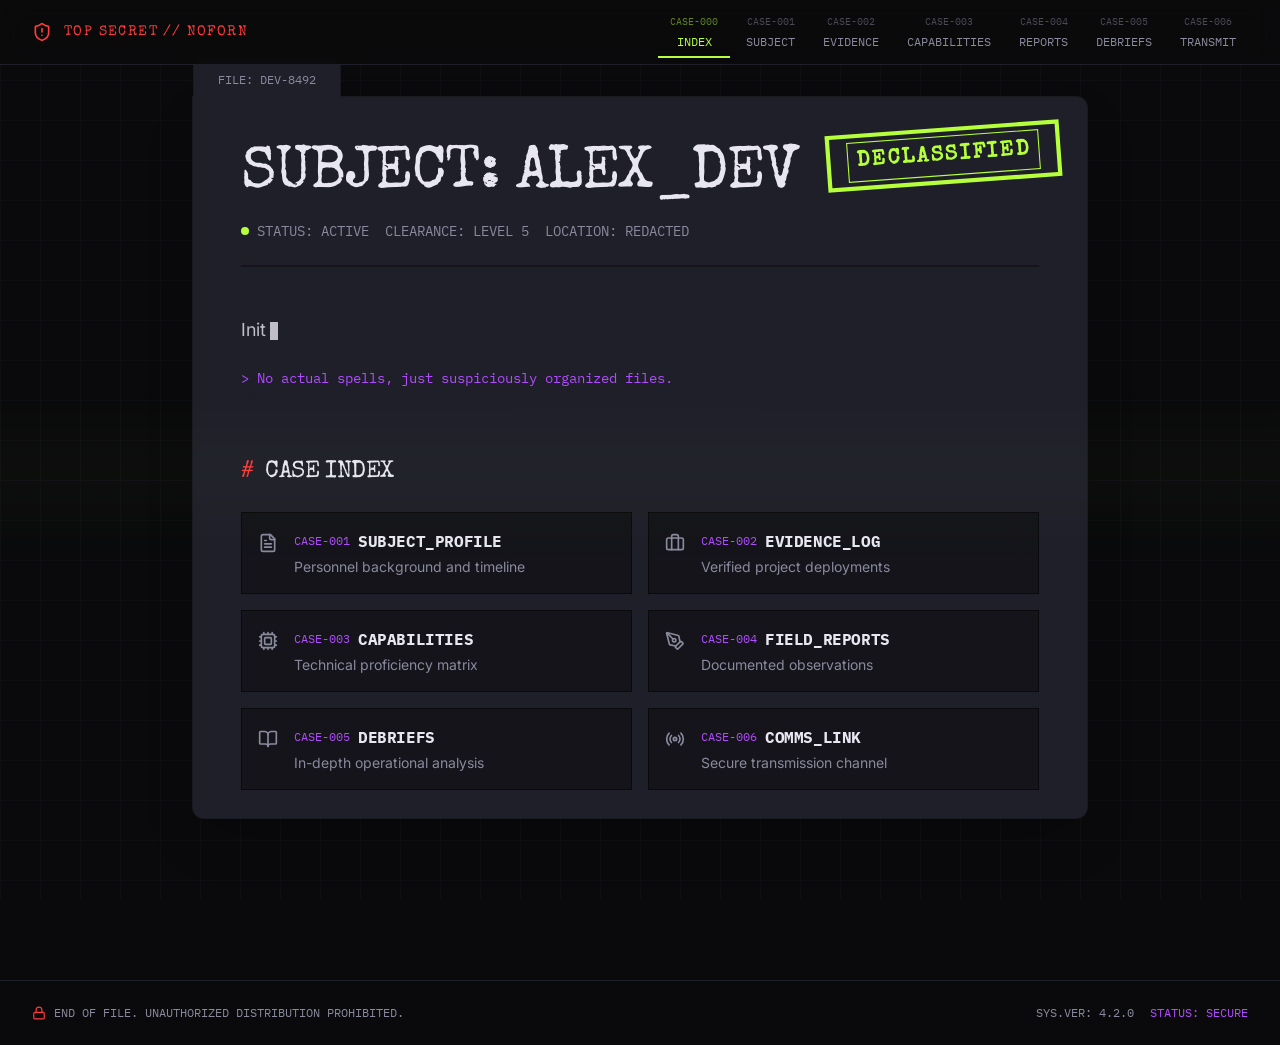
<file: index.html>
<!doctype html>
<html lang="en">
  <head>
    <meta charset="UTF-8" />
    <link rel="icon" type="image/svg+xml" href="/vite.svg" />
    <meta name="viewport" content="width=device-width, initial-scale=1.0" />
    <title>Home | top-secret</title>
    <script type="module" crossorigin src="./assets/main.js"></script>
    <link rel="modulepreload" crossorigin href="./assets/jsx-runtime.js">
    <link rel="modulepreload" crossorigin href="./assets/createLucideIcon.js">
    <link rel="modulepreload" crossorigin href="./assets/proxy.js">
    <link rel="modulepreload" crossorigin href="./components/NavBar.js">
    <link rel="modulepreload" crossorigin href="./components/Footer.js">
    <link rel="modulepreload" crossorigin href="./components/TypewriterText.js">
    <link rel="modulepreload" crossorigin href="./components/ClassificationStamp.js">
    <link rel="modulepreload" crossorigin href="./components/RedactionBar.js">
    <link rel="stylesheet" crossorigin href="./assets/main.css">
    <script>
  window.__STATIC_PAGE_ROUTE__ = "/";

  (function () {
    if (!window.location.hash || window.location.hash === "#") {
      window.location.replace(
        window.location.pathname +
        window.location.search +
        "#/"
      );
    }
  })();
</script>
</head>
  <body>
    <div id="root"></div>
  </body>
</html>
</file>
<file: assets/main.css>
@import"https://fonts.googleapis.com/css2?family=IBM+Plex+Mono:ital,wght@0,400;0,500;0,600;0,700;1,400&family=Inter:wght@400;500;600&family=Special+Elite&display=swap";*,:before,:after{--tw-border-spacing-x: 0;--tw-border-spacing-y: 0;--tw-translate-x: 0;--tw-translate-y: 0;--tw-rotate: 0;--tw-skew-x: 0;--tw-skew-y: 0;--tw-scale-x: 1;--tw-scale-y: 1;--tw-pan-x: ;--tw-pan-y: ;--tw-pinch-zoom: ;--tw-scroll-snap-strictness: proximity;--tw-gradient-from-position: ;--tw-gradient-via-position: ;--tw-gradient-to-position: ;--tw-ordinal: ;--tw-slashed-zero: ;--tw-numeric-figure: ;--tw-numeric-spacing: ;--tw-numeric-fraction: ;--tw-ring-inset: ;--tw-ring-offset-width: 0px;--tw-ring-offset-color: #fff;--tw-ring-color: rgb(59 130 246 / .5);--tw-ring-offset-shadow: 0 0 #0000;--tw-ring-shadow: 0 0 #0000;--tw-shadow: 0 0 #0000;--tw-shadow-colored: 0 0 #0000;--tw-blur: ;--tw-brightness: ;--tw-contrast: ;--tw-grayscale: ;--tw-hue-rotate: ;--tw-invert: ;--tw-saturate: ;--tw-sepia: ;--tw-drop-shadow: ;--tw-backdrop-blur: ;--tw-backdrop-brightness: ;--tw-backdrop-contrast: ;--tw-backdrop-grayscale: ;--tw-backdrop-hue-rotate: ;--tw-backdrop-invert: ;--tw-backdrop-opacity: ;--tw-backdrop-saturate: ;--tw-backdrop-sepia: ;--tw-contain-size: ;--tw-contain-layout: ;--tw-contain-paint: ;--tw-contain-style: }::backdrop{--tw-border-spacing-x: 0;--tw-border-spacing-y: 0;--tw-translate-x: 0;--tw-translate-y: 0;--tw-rotate: 0;--tw-skew-x: 0;--tw-skew-y: 0;--tw-scale-x: 1;--tw-scale-y: 1;--tw-pan-x: ;--tw-pan-y: ;--tw-pinch-zoom: ;--tw-scroll-snap-strictness: proximity;--tw-gradient-from-position: ;--tw-gradient-via-position: ;--tw-gradient-to-position: ;--tw-ordinal: ;--tw-slashed-zero: ;--tw-numeric-figure: ;--tw-numeric-spacing: ;--tw-numeric-fraction: ;--tw-ring-inset: ;--tw-ring-offset-width: 0px;--tw-ring-offset-color: #fff;--tw-ring-color: rgb(59 130 246 / .5);--tw-ring-offset-shadow: 0 0 #0000;--tw-ring-shadow: 0 0 #0000;--tw-shadow: 0 0 #0000;--tw-shadow-colored: 0 0 #0000;--tw-blur: ;--tw-brightness: ;--tw-contrast: ;--tw-grayscale: ;--tw-hue-rotate: ;--tw-invert: ;--tw-saturate: ;--tw-sepia: ;--tw-drop-shadow: ;--tw-backdrop-blur: ;--tw-backdrop-brightness: ;--tw-backdrop-contrast: ;--tw-backdrop-grayscale: ;--tw-backdrop-hue-rotate: ;--tw-backdrop-invert: ;--tw-backdrop-opacity: ;--tw-backdrop-saturate: ;--tw-backdrop-sepia: ;--tw-contain-size: ;--tw-contain-layout: ;--tw-contain-paint: ;--tw-contain-style: }*,:before,:after{box-sizing:border-box;border-width:0;border-style:solid;border-color:#e5e7eb}:before,:after{--tw-content: ""}html,:host{line-height:1.5;-webkit-text-size-adjust:100%;-moz-tab-size:4;-o-tab-size:4;tab-size:4;font-family:Inter,sans-serif;font-feature-settings:normal;font-variation-settings:normal;-webkit-tap-highlight-color:transparent}body{margin:0;line-height:inherit}hr{height:0;color:inherit;border-top-width:1px}abbr:where([title]){-webkit-text-decoration:underline dotted;text-decoration:underline dotted}h1,h2,h3,h4,h5,h6{font-size:inherit;font-weight:inherit}a{color:inherit;text-decoration:inherit}b,strong{font-weight:bolder}code,kbd,samp,pre{font-family:IBM Plex Mono,monospace;font-feature-settings:normal;font-variation-settings:normal;font-size:1em}small{font-size:80%}sub,sup{font-size:75%;line-height:0;position:relative;vertical-align:baseline}sub{bottom:-.25em}sup{top:-.5em}table{text-indent:0;border-color:inherit;border-collapse:collapse}button,input,optgroup,select,textarea{font-family:inherit;font-feature-settings:inherit;font-variation-settings:inherit;font-size:100%;font-weight:inherit;line-height:inherit;letter-spacing:inherit;color:inherit;margin:0;padding:0}button,select{text-transform:none}button,input:where([type=button]),input:where([type=reset]),input:where([type=submit]){-webkit-appearance:button;background-color:transparent;background-image:none}:-moz-focusring{outline:auto}:-moz-ui-invalid{box-shadow:none}progress{vertical-align:baseline}::-webkit-inner-spin-button,::-webkit-outer-spin-button{height:auto}[type=search]{-webkit-appearance:textfield;outline-offset:-2px}::-webkit-search-decoration{-webkit-appearance:none}::-webkit-file-upload-button{-webkit-appearance:button;font:inherit}summary{display:list-item}blockquote,dl,dd,h1,h2,h3,h4,h5,h6,hr,figure,p,pre{margin:0}fieldset{margin:0;padding:0}legend{padding:0}ol,ul,menu{list-style:none;margin:0;padding:0}dialog{padding:0}textarea{resize:vertical}input::-moz-placeholder,textarea::-moz-placeholder{opacity:1;color:#9ca3af}input::placeholder,textarea::placeholder{opacity:1;color:#9ca3af}button,[role=button]{cursor:pointer}:disabled{cursor:default}img,svg,video,canvas,audio,iframe,embed,object{display:block;vertical-align:middle}img,video{max-width:100%;height:auto}[hidden]:where(:not([hidden=until-found])){display:none}body{--tw-bg-opacity: 1;background-color:rgb(10 10 12 / var(--tw-bg-opacity, 1));font-family:IBM Plex Mono,monospace;--tw-text-opacity: 1;color:rgb(232 230 240 / var(--tw-text-opacity, 1));-webkit-font-smoothing:antialiased;-moz-osx-font-smoothing:grayscale}body *::-moz-selection{background-color:#b14cff4d;--tw-text-opacity: 1;color:rgb(182 255 60 / var(--tw-text-opacity, 1))}body *::selection{background-color:#b14cff4d;--tw-text-opacity: 1;color:rgb(182 255 60 / var(--tw-text-opacity, 1))}body::-moz-selection{background-color:#b14cff4d;--tw-text-opacity: 1;color:rgb(182 255 60 / var(--tw-text-opacity, 1))}body::selection{background-color:#b14cff4d;--tw-text-opacity: 1;color:rgb(182 255 60 / var(--tw-text-opacity, 1))}body{background-image:linear-gradient(rgba(20,20,26,.5) 1px,transparent 1px),linear-gradient(90deg,rgba(20,20,26,.5) 1px,transparent 1px);background-size:40px 40px;background-attachment:fixed}h1,h2,h3,h4,h5,h6{font-family:Special Elite,cursive;letter-spacing:-.025em}.pointer-events-none{pointer-events:none}.static{position:static}.fixed{position:fixed}.absolute{position:absolute}.relative{position:relative}.inset-0{top:0;right:0;bottom:0;left:0}.-top-10{top:-2.5rem}.-top-3{top:-.75rem}.bottom-0{bottom:0}.left-0{left:0}.left-1\/2{left:50%}.right-0{right:0}.right-12{right:3rem}.right-4{right:1rem}.right-8{right:2rem}.top-0{top:0}.top-12{top:3rem}.top-4{top:1rem}.top-8{top:2rem}.z-0{z-index:0}.z-10{z-index:10}.z-20{z-index:20}.z-50{z-index:50}.mx-auto{margin-left:auto;margin-right:auto}.mb-1{margin-bottom:.25rem}.mb-2{margin-bottom:.5rem}.mb-3{margin-bottom:.75rem}.mb-4{margin-bottom:1rem}.mb-6{margin-bottom:1.5rem}.mb-\[2px\]{margin-bottom:2px}.ml-1{margin-left:.25rem}.mt-1{margin-top:.25rem}.mt-12{margin-top:3rem}.mt-20{margin-top:5rem}.mt-4{margin-top:1rem}.mt-6{margin-top:1.5rem}.mt-8{margin-top:2rem}.line-clamp-2{overflow:hidden;display:-webkit-box;-webkit-box-orient:vertical;-webkit-line-clamp:2}.block{display:block}.inline-block{display:inline-block}.flex{display:flex}.grid{display:grid}.hidden{display:none}.aspect-\[3\/4\]{aspect-ratio:3/4}.aspect-video{aspect-ratio:16 / 9}.h-10{height:2.5rem}.h-12{height:3rem}.h-16{height:4rem}.h-2{height:.5rem}.h-4{height:1rem}.h-8{height:2rem}.h-\[1em\]{height:1em}.h-\[1px\]{height:1px}.h-\[2px\]{height:2px}.h-\[80vh\]{height:80vh}.h-full{height:100%}.min-h-screen{min-height:100vh}.w-10{width:2.5rem}.w-12{width:3rem}.w-2{width:.5rem}.w-4{width:1rem}.w-64{width:16rem}.w-\[calc\(100\%-4rem\)\]{width:calc(100% - 4rem)}.w-full{width:100%}.max-w-2xl{max-width:42rem}.max-w-3xl{max-width:48rem}.max-w-4xl{max-width:56rem}.max-w-5xl{max-width:64rem}.max-w-7xl{max-width:80rem}.shrink-0{flex-shrink:0}.flex-grow{flex-grow:1}.origin-bottom-left{transform-origin:bottom left}.-translate-x-1\/2{--tw-translate-x: -50%;transform:translate(var(--tw-translate-x),var(--tw-translate-y)) rotate(var(--tw-rotate)) skew(var(--tw-skew-x)) skewY(var(--tw-skew-y)) scaleX(var(--tw-scale-x)) scaleY(var(--tw-scale-y))}.translate-y-full{--tw-translate-y: 100%;transform:translate(var(--tw-translate-x),var(--tw-translate-y)) rotate(var(--tw-rotate)) skew(var(--tw-skew-x)) skewY(var(--tw-skew-y)) scaleX(var(--tw-scale-x)) scaleY(var(--tw-scale-y))}.transform{transform:translate(var(--tw-translate-x),var(--tw-translate-y)) rotate(var(--tw-rotate)) skew(var(--tw-skew-x)) skewY(var(--tw-skew-y)) scaleX(var(--tw-scale-x)) scaleY(var(--tw-scale-y))}@keyframes pulse{50%{opacity:.5}}.animate-pulse{animation:pulse 2s cubic-bezier(.4,0,.6,1) infinite}.cursor-help{cursor:help}.cursor-pointer{cursor:pointer}.resize-none{resize:none}.list-none{list-style-type:none}.grid-cols-1{grid-template-columns:repeat(1,minmax(0,1fr))}.grid-cols-2{grid-template-columns:repeat(2,minmax(0,1fr))}.flex-col{flex-direction:column}.flex-wrap{flex-wrap:wrap}.items-start{align-items:flex-start}.items-end{align-items:flex-end}.items-center{align-items:center}.justify-center{justify-content:center}.justify-between{justify-content:space-between}.gap-1{gap:.25rem}.gap-2{gap:.5rem}.gap-3{gap:.75rem}.gap-4{gap:1rem}.gap-6{gap:1.5rem}.gap-8{gap:2rem}.space-x-1>:not([hidden])~:not([hidden]){--tw-space-x-reverse: 0;margin-right:calc(.25rem * var(--tw-space-x-reverse));margin-left:calc(.25rem * calc(1 - var(--tw-space-x-reverse)))}.space-y-10>:not([hidden])~:not([hidden]){--tw-space-y-reverse: 0;margin-top:calc(2.5rem * calc(1 - var(--tw-space-y-reverse)));margin-bottom:calc(2.5rem * var(--tw-space-y-reverse))}.space-y-12>:not([hidden])~:not([hidden]){--tw-space-y-reverse: 0;margin-top:calc(3rem * calc(1 - var(--tw-space-y-reverse)));margin-bottom:calc(3rem * var(--tw-space-y-reverse))}.space-y-2>:not([hidden])~:not([hidden]){--tw-space-y-reverse: 0;margin-top:calc(.5rem * calc(1 - var(--tw-space-y-reverse)));margin-bottom:calc(.5rem * var(--tw-space-y-reverse))}.space-y-3>:not([hidden])~:not([hidden]){--tw-space-y-reverse: 0;margin-top:calc(.75rem * calc(1 - var(--tw-space-y-reverse)));margin-bottom:calc(.75rem * var(--tw-space-y-reverse))}.space-y-4>:not([hidden])~:not([hidden]){--tw-space-y-reverse: 0;margin-top:calc(1rem * calc(1 - var(--tw-space-y-reverse)));margin-bottom:calc(1rem * var(--tw-space-y-reverse))}.space-y-6>:not([hidden])~:not([hidden]){--tw-space-y-reverse: 0;margin-top:calc(1.5rem * calc(1 - var(--tw-space-y-reverse)));margin-bottom:calc(1.5rem * var(--tw-space-y-reverse))}.space-y-8>:not([hidden])~:not([hidden]){--tw-space-y-reverse: 0;margin-top:calc(2rem * calc(1 - var(--tw-space-y-reverse)));margin-bottom:calc(2rem * var(--tw-space-y-reverse))}.overflow-hidden{overflow:hidden}.overflow-x-auto{overflow-x:auto}.rounded{border-radius:.25rem}.rounded-full{border-radius:9999px}.rounded-lg{border-radius:.5rem}.rounded-r-xl{border-top-right-radius:.75rem;border-bottom-right-radius:.75rem}.rounded-t-lg{border-top-left-radius:.5rem;border-top-right-radius:.5rem}.rounded-bl-xl{border-bottom-left-radius:.75rem}.border{border-width:1px}.border-2{border-width:2px}.border-4{border-width:4px}.border-b{border-bottom-width:1px}.border-b-2{border-bottom-width:2px}.border-b-4{border-bottom-width:4px}.border-l{border-left-width:1px}.border-l-4{border-left-width:4px}.border-r{border-right-width:1px}.border-r-2{border-right-width:2px}.border-t{border-top-width:1px}.border-current{border-color:currentColor}.border-dossier-base{--tw-border-opacity: 1;border-color:rgb(10 10 12 / var(--tw-border-opacity, 1))}.border-dossier-folder{--tw-border-opacity: 1;border-color:rgb(31 31 42 / var(--tw-border-opacity, 1))}.border-dossier-lime{--tw-border-opacity: 1;border-color:rgb(182 255 60 / var(--tw-border-opacity, 1))}.border-dossier-muted{--tw-border-opacity: 1;border-color:rgb(138 138 158 / var(--tw-border-opacity, 1))}.border-dossier-purple{--tw-border-opacity: 1;border-color:rgb(177 76 255 / var(--tw-border-opacity, 1))}.border-dossier-red{--tw-border-opacity: 1;border-color:rgb(255 59 59 / var(--tw-border-opacity, 1))}.border-dossier-red\/30{border-color:#ff3b3b4d}.border-dossier-surface{--tw-border-opacity: 1;border-color:rgb(20 20 26 / var(--tw-border-opacity, 1))}.border-dossier-surface\/50{border-color:#14141a80}.border-dossier-text{--tw-border-opacity: 1;border-color:rgb(232 230 240 / var(--tw-border-opacity, 1))}.border-gray-300{--tw-border-opacity: 1;border-color:rgb(209 213 219 / var(--tw-border-opacity, 1))}.border-red-400{--tw-border-opacity: 1;border-color:rgb(248 113 113 / var(--tw-border-opacity, 1))}.bg-\[\#e8e6f0\]{--tw-bg-opacity: 1;background-color:rgb(232 230 240 / var(--tw-bg-opacity, 1))}.bg-current{background-color:currentColor}.bg-dossier-base{--tw-bg-opacity: 1;background-color:rgb(10 10 12 / var(--tw-bg-opacity, 1))}.bg-dossier-base\/80{background-color:#0a0a0ccc}.bg-dossier-base\/90{background-color:#0a0a0ce6}.bg-dossier-folder{--tw-bg-opacity: 1;background-color:rgb(31 31 42 / var(--tw-bg-opacity, 1))}.bg-dossier-lime{--tw-bg-opacity: 1;background-color:rgb(182 255 60 / var(--tw-bg-opacity, 1))}.bg-dossier-lime\/10{background-color:#b6ff3c1a}.bg-dossier-purple\/10{background-color:#b14cff1a}.bg-dossier-purple\/5{background-color:#b14cff0d}.bg-dossier-red{--tw-bg-opacity: 1;background-color:rgb(255 59 59 / var(--tw-bg-opacity, 1))}.bg-dossier-surface{--tw-bg-opacity: 1;background-color:rgb(20 20 26 / var(--tw-bg-opacity, 1))}.bg-dossier-surface\/30{background-color:#14141a4d}.bg-dossier-surface\/50{background-color:#14141a80}.bg-dossier-text\/20{background-color:#e8e6f033}.bg-\[linear-gradient\(transparent_50\%\,rgba\(0\,0\,0\,0\.25\)_50\%\)\]{background-image:linear-gradient(transparent 50%,#00000040 50%)}.bg-\[length\:100\%_4px\]{background-size:100% 4px}.p-12{padding:3rem}.p-2{padding:.5rem}.p-3{padding:.75rem}.p-4{padding:1rem}.p-6{padding:1.5rem}.p-8{padding:2rem}.px-2{padding-left:.5rem;padding-right:.5rem}.px-3{padding-left:.75rem;padding-right:.75rem}.px-4{padding-left:1rem;padding-right:1rem}.px-6{padding-left:1.5rem;padding-right:1.5rem}.px-8{padding-left:2rem;padding-right:2rem}.py-0\.5{padding-top:.125rem;padding-bottom:.125rem}.py-1{padding-top:.25rem;padding-bottom:.25rem}.py-2{padding-top:.5rem;padding-bottom:.5rem}.py-20{padding-top:5rem;padding-bottom:5rem}.py-3{padding-top:.75rem;padding-bottom:.75rem}.py-6{padding-top:1.5rem;padding-bottom:1.5rem}.pb-1{padding-bottom:.25rem}.pb-12{padding-bottom:3rem}.pb-2{padding-bottom:.5rem}.pb-4{padding-bottom:1rem}.pb-6{padding-bottom:1.5rem}.pb-8{padding-bottom:2rem}.pt-24{padding-top:6rem}.pt-4{padding-top:1rem}.text-center{text-align:center}.text-right{text-align:right}.align-middle{vertical-align:middle}.font-mono{font-family:IBM Plex Mono,monospace}.font-sans{font-family:Inter,sans-serif}.font-typewriter{font-family:Special Elite,cursive}.text-2xl{font-size:1.5rem;line-height:2rem}.text-3xl{font-size:1.875rem;line-height:2.25rem}.text-4xl{font-size:2.25rem;line-height:2.5rem}.text-\[10px\]{font-size:10px}.text-lg{font-size:1.125rem;line-height:1.75rem}.text-sm{font-size:.875rem;line-height:1.25rem}.text-xl{font-size:1.25rem;line-height:1.75rem}.text-xs{font-size:.75rem;line-height:1rem}.font-bold{font-weight:700}.uppercase{text-transform:uppercase}.leading-relaxed{line-height:1.625}.leading-tight{line-height:1.25}.tracking-tight{letter-spacing:-.025em}.tracking-widest{letter-spacing:.1em}.text-dossier-base{--tw-text-opacity: 1;color:rgb(10 10 12 / var(--tw-text-opacity, 1))}.text-dossier-lime{--tw-text-opacity: 1;color:rgb(182 255 60 / var(--tw-text-opacity, 1))}.text-dossier-muted{--tw-text-opacity: 1;color:rgb(138 138 158 / var(--tw-text-opacity, 1))}.text-dossier-purple{--tw-text-opacity: 1;color:rgb(177 76 255 / var(--tw-text-opacity, 1))}.text-dossier-red{--tw-text-opacity: 1;color:rgb(255 59 59 / var(--tw-text-opacity, 1))}.text-dossier-surface{--tw-text-opacity: 1;color:rgb(20 20 26 / var(--tw-text-opacity, 1))}.text-dossier-text{--tw-text-opacity: 1;color:rgb(232 230 240 / var(--tw-text-opacity, 1))}.text-dossier-text\/70{color:#e8e6f0b3}.text-dossier-text\/80{color:#e8e6f0cc}.text-dossier-text\/90{color:#e8e6f0e6}.text-gray-600{--tw-text-opacity: 1;color:rgb(75 85 99 / var(--tw-text-opacity, 1))}.line-through{text-decoration-line:line-through}.opacity-0{opacity:0}.opacity-10{opacity:.1}.opacity-100{opacity:1}.opacity-20{opacity:.2}.opacity-30{opacity:.3}.opacity-50{opacity:.5}.opacity-80{opacity:.8}.mix-blend-screen{mix-blend-mode:screen}.mix-blend-overlay{mix-blend-mode:overlay}.shadow-2xl{--tw-shadow: 0 25px 50px -12px rgb(0 0 0 / .25);--tw-shadow-colored: 0 25px 50px -12px var(--tw-shadow-color);box-shadow:var(--tw-ring-offset-shadow, 0 0 #0000),var(--tw-ring-shadow, 0 0 #0000),var(--tw-shadow)}.shadow-\[0_0_0_4px_\#0a0a0c\]{--tw-shadow: 0 0 0 4px #0a0a0c;--tw-shadow-colored: 0 0 0 4px var(--tw-shadow-color);box-shadow:var(--tw-ring-offset-shadow, 0 0 #0000),var(--tw-ring-shadow, 0 0 #0000),var(--tw-shadow)}.shadow-\[0_4px_4px_rgba\(0\,0\,0\,0\.5\)\]{--tw-shadow: 0 4px 4px rgba(0,0,0,.5);--tw-shadow-colored: 0 4px 4px var(--tw-shadow-color);box-shadow:var(--tw-ring-offset-shadow, 0 0 #0000),var(--tw-ring-shadow, 0 0 #0000),var(--tw-shadow)}.shadow-xl{--tw-shadow: 0 20px 25px -5px rgb(0 0 0 / .1), 0 8px 10px -6px rgb(0 0 0 / .1);--tw-shadow-colored: 0 20px 25px -5px var(--tw-shadow-color), 0 8px 10px -6px var(--tw-shadow-color);box-shadow:var(--tw-ring-offset-shadow, 0 0 #0000),var(--tw-ring-shadow, 0 0 #0000),var(--tw-shadow)}.blur{--tw-blur: blur(8px);filter:var(--tw-blur) var(--tw-brightness) var(--tw-contrast) var(--tw-grayscale) var(--tw-hue-rotate) var(--tw-invert) var(--tw-saturate) var(--tw-sepia) var(--tw-drop-shadow)}.filter{filter:var(--tw-blur) var(--tw-brightness) var(--tw-contrast) var(--tw-grayscale) var(--tw-hue-rotate) var(--tw-invert) var(--tw-saturate) var(--tw-sepia) var(--tw-drop-shadow)}.backdrop-blur-md{--tw-backdrop-blur: blur(12px);-webkit-backdrop-filter:var(--tw-backdrop-blur) var(--tw-backdrop-brightness) var(--tw-backdrop-contrast) var(--tw-backdrop-grayscale) var(--tw-backdrop-hue-rotate) var(--tw-backdrop-invert) var(--tw-backdrop-opacity) var(--tw-backdrop-saturate) var(--tw-backdrop-sepia);backdrop-filter:var(--tw-backdrop-blur) var(--tw-backdrop-brightness) var(--tw-backdrop-contrast) var(--tw-backdrop-grayscale) var(--tw-backdrop-hue-rotate) var(--tw-backdrop-invert) var(--tw-backdrop-opacity) var(--tw-backdrop-saturate) var(--tw-backdrop-sepia)}.backdrop-blur-sm{--tw-backdrop-blur: blur(4px);-webkit-backdrop-filter:var(--tw-backdrop-blur) var(--tw-backdrop-brightness) var(--tw-backdrop-contrast) var(--tw-backdrop-grayscale) var(--tw-backdrop-hue-rotate) var(--tw-backdrop-invert) var(--tw-backdrop-opacity) var(--tw-backdrop-saturate) var(--tw-backdrop-sepia);backdrop-filter:var(--tw-backdrop-blur) var(--tw-backdrop-brightness) var(--tw-backdrop-contrast) var(--tw-backdrop-grayscale) var(--tw-backdrop-hue-rotate) var(--tw-backdrop-invert) var(--tw-backdrop-opacity) var(--tw-backdrop-saturate) var(--tw-backdrop-sepia)}.transition{transition-property:color,background-color,border-color,text-decoration-color,fill,stroke,opacity,box-shadow,transform,filter,backdrop-filter;transition-timing-function:cubic-bezier(.4,0,.2,1);transition-duration:.15s}.transition-all{transition-property:all;transition-timing-function:cubic-bezier(.4,0,.2,1);transition-duration:.15s}.transition-colors{transition-property:color,background-color,border-color,text-decoration-color,fill,stroke;transition-timing-function:cubic-bezier(.4,0,.2,1);transition-duration:.15s}.transition-opacity{transition-property:opacity;transition-timing-function:cubic-bezier(.4,0,.2,1);transition-duration:.15s}.transition-transform{transition-property:transform;transition-timing-function:cubic-bezier(.4,0,.2,1);transition-duration:.15s}.duration-300{transition-duration:.3s}.duration-500{transition-duration:.5s}.ease-out{transition-timing-function:cubic-bezier(0,0,.2,1)}.bg-grid-pattern{background-image:radial-gradient(rgba(232,230,240,.1) 1px,transparent 1px);background-size:20px 20px}::-webkit-scrollbar{width:8px;height:8px}::-webkit-scrollbar-track{--tw-bg-opacity: 1;background-color:rgb(10 10 12 / var(--tw-bg-opacity, 1))}::-webkit-scrollbar-thumb{border-width:1px;--tw-border-opacity: 1;border-color:rgb(20 20 26 / var(--tw-border-opacity, 1));--tw-bg-opacity: 1;background-color:rgb(31 31 42 / var(--tw-bg-opacity, 1))}::-webkit-scrollbar-thumb:hover{background-color:#b14cff80}.before\:absolute:before{content:var(--tw-content);position:absolute}.before\:inset-0:before{content:var(--tw-content);top:0;right:0;bottom:0;left:0}.before\:ml-5:before{content:var(--tw-content);margin-left:1.25rem}.before\:h-full:before{content:var(--tw-content);height:100%}.before\:w-0\.5:before{content:var(--tw-content);width:.125rem}.before\:-translate-x-px:before{content:var(--tw-content);--tw-translate-x: -1px;transform:translate(var(--tw-translate-x),var(--tw-translate-y)) rotate(var(--tw-rotate)) skew(var(--tw-skew-x)) skewY(var(--tw-skew-y)) scaleX(var(--tw-scale-x)) scaleY(var(--tw-scale-y))}.before\:bg-gradient-to-b:before{content:var(--tw-content);background-image:linear-gradient(to bottom,var(--tw-gradient-stops))}.before\:from-transparent:before{content:var(--tw-content);--tw-gradient-from: transparent var(--tw-gradient-from-position);--tw-gradient-to: rgb(0 0 0 / 0) var(--tw-gradient-to-position);--tw-gradient-stops: var(--tw-gradient-from), var(--tw-gradient-to)}.before\:via-dossier-surface:before{content:var(--tw-content);--tw-gradient-to: rgb(20 20 26 / 0) var(--tw-gradient-to-position);--tw-gradient-stops: var(--tw-gradient-from), #14141a var(--tw-gradient-via-position), var(--tw-gradient-to)}.before\:to-transparent:before{content:var(--tw-content);--tw-gradient-to: transparent var(--tw-gradient-to-position)}.hover\:border-dossier-purple:hover{--tw-border-opacity: 1;border-color:rgb(177 76 255 / var(--tw-border-opacity, 1))}.hover\:bg-dossier-base:hover{--tw-bg-opacity: 1;background-color:rgb(10 10 12 / var(--tw-bg-opacity, 1))}.hover\:bg-dossier-lime\/90:hover{background-color:#b6ff3ce6}.hover\:bg-dossier-surface:hover{--tw-bg-opacity: 1;background-color:rgb(20 20 26 / var(--tw-bg-opacity, 1))}.hover\:text-dossier-lime:hover{--tw-text-opacity: 1;color:rgb(182 255 60 / var(--tw-text-opacity, 1))}.hover\:text-dossier-purple:hover{--tw-text-opacity: 1;color:rgb(177 76 255 / var(--tw-text-opacity, 1))}.hover\:text-dossier-red:hover{--tw-text-opacity: 1;color:rgb(255 59 59 / var(--tw-text-opacity, 1))}.hover\:text-dossier-text:hover{--tw-text-opacity: 1;color:rgb(232 230 240 / var(--tw-text-opacity, 1))}.focus\:border-dossier-lime:focus{--tw-border-opacity: 1;border-color:rgb(182 255 60 / var(--tw-border-opacity, 1))}.focus\:outline-none:focus{outline:2px solid transparent;outline-offset:2px}.disabled\:cursor-not-allowed:disabled{cursor:not-allowed}.disabled\:opacity-50:disabled{opacity:.5}.group:hover .group-hover\:-translate-x-1{--tw-translate-x: -.25rem;transform:translate(var(--tw-translate-x),var(--tw-translate-y)) rotate(var(--tw-rotate)) skew(var(--tw-skew-x)) skewY(var(--tw-skew-y)) scaleX(var(--tw-scale-x)) scaleY(var(--tw-scale-y))}.group:hover .group-hover\:-translate-y-1{--tw-translate-y: -.25rem;transform:translate(var(--tw-translate-x),var(--tw-translate-y)) rotate(var(--tw-rotate)) skew(var(--tw-skew-x)) skewY(var(--tw-skew-y)) scaleX(var(--tw-scale-x)) scaleY(var(--tw-scale-y))}.group:hover .group-hover\:-translate-y-2{--tw-translate-y: -.5rem;transform:translate(var(--tw-translate-x),var(--tw-translate-y)) rotate(var(--tw-rotate)) skew(var(--tw-skew-x)) skewY(var(--tw-skew-y)) scaleX(var(--tw-scale-x)) scaleY(var(--tw-scale-y))}.group:hover .group-hover\:translate-x-2{--tw-translate-x: .5rem;transform:translate(var(--tw-translate-x),var(--tw-translate-y)) rotate(var(--tw-rotate)) skew(var(--tw-skew-x)) skewY(var(--tw-skew-y)) scaleX(var(--tw-scale-x)) scaleY(var(--tw-scale-y))}.group:hover .group-hover\:translate-y-0{--tw-translate-y: 0px;transform:translate(var(--tw-translate-x),var(--tw-translate-y)) rotate(var(--tw-rotate)) skew(var(--tw-skew-x)) skewY(var(--tw-skew-y)) scaleX(var(--tw-scale-x)) scaleY(var(--tw-scale-y))}.group:hover .group-hover\:rotate-1{--tw-rotate: 1deg;transform:translate(var(--tw-translate-x),var(--tw-translate-y)) rotate(var(--tw-rotate)) skew(var(--tw-skew-x)) skewY(var(--tw-skew-y)) scaleX(var(--tw-scale-x)) scaleY(var(--tw-scale-y))}.group:hover .group-hover\:border-dossier-lime{--tw-border-opacity: 1;border-color:rgb(182 255 60 / var(--tw-border-opacity, 1))}.group:hover .group-hover\:text-dossier-lime{--tw-text-opacity: 1;color:rgb(182 255 60 / var(--tw-text-opacity, 1))}.group:hover .group-hover\:text-dossier-purple{--tw-text-opacity: 1;color:rgb(177 76 255 / var(--tw-text-opacity, 1))}.group:hover .group-hover\:opacity-100{opacity:1}@media (min-width: 640px){.sm\:px-6{padding-left:1.5rem;padding-right:1.5rem}}@media (min-width: 768px){.md\:order-1{order:1}.md\:col-span-2{grid-column:span 2 / span 2}.md\:col-span-3{grid-column:span 3 / span 3}.md\:block{display:block}.md\:flex{display:flex}.md\:hidden{display:none}.md\:w-\[calc\(50\%-2\.5rem\)\]{width:calc(50% - 2.5rem)}.md\:grid-cols-2{grid-template-columns:repeat(2,minmax(0,1fr))}.md\:grid-cols-3{grid-template-columns:repeat(3,minmax(0,1fr))}.md\:grid-cols-5{grid-template-columns:repeat(5,minmax(0,1fr))}.md\:flex-row{flex-direction:row}.md\:justify-normal{justify-content:normal}.md\:p-12{padding:3rem}.md\:p-8{padding:2rem}.md\:text-5xl{font-size:3rem;line-height:1}.md\:text-6xl{font-size:3.75rem;line-height:1}.md\:before\:mx-auto:before{content:var(--tw-content);margin-left:auto;margin-right:auto}.md\:before\:translate-x-0:before{content:var(--tw-content);--tw-translate-x: 0px;transform:translate(var(--tw-translate-x),var(--tw-translate-y)) rotate(var(--tw-rotate)) skew(var(--tw-skew-x)) skewY(var(--tw-skew-y)) scaleX(var(--tw-scale-x)) scaleY(var(--tw-scale-y))}.md\:odd\:flex-row-reverse:nth-child(odd){flex-direction:row-reverse}.group:nth-child(odd) .md\:group-odd\:-translate-x-1\/2{--tw-translate-x: -50%;transform:translate(var(--tw-translate-x),var(--tw-translate-y)) rotate(var(--tw-rotate)) skew(var(--tw-skew-x)) skewY(var(--tw-skew-y)) scaleX(var(--tw-scale-x)) scaleY(var(--tw-scale-y))}.group:nth-child(2n) .md\:group-even\:translate-x-1\/2{--tw-translate-x: 50%;transform:translate(var(--tw-translate-x),var(--tw-translate-y)) rotate(var(--tw-rotate)) skew(var(--tw-skew-x)) skewY(var(--tw-skew-y)) scaleX(var(--tw-scale-x)) scaleY(var(--tw-scale-y))}}@media (min-width: 1024px){.lg\:px-8{padding-left:2rem;padding-right:2rem}}
</file>
